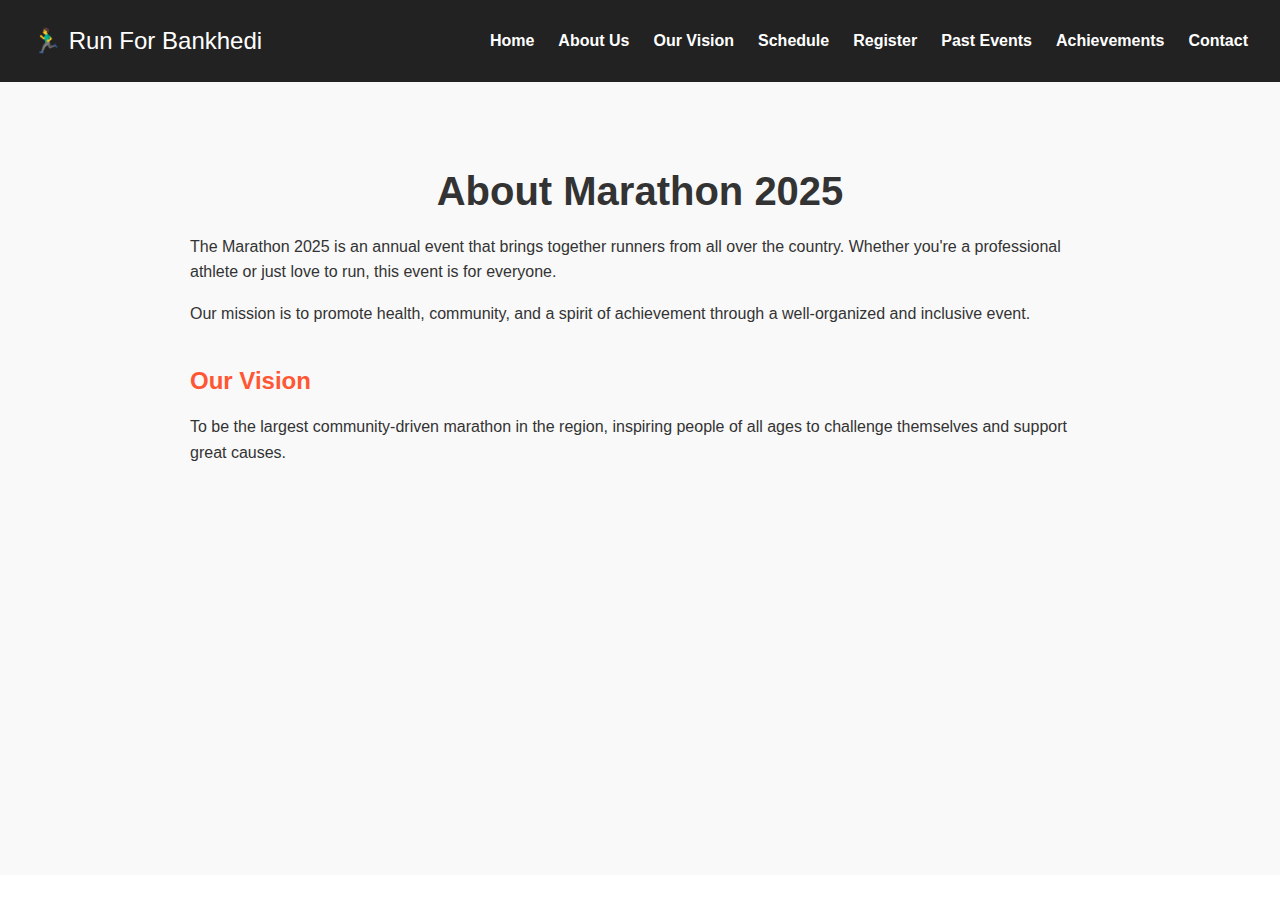
<file: about.html>
<!DOCTYPE html>
<html lang="en">
  <head>
    <meta charset="UTF-8" />
    <meta name="viewport" content="width=device-width, initial-scale=1.0" />
    <title>About Us - Marathon 2025</title>
    <link rel="stylesheet" href="css/style.css" />
  </head>
  <body>
    <!-- Navigation -->
    <header>
      <nav class="navbar">
        <div class="logo">🏃‍♂️ Run For Bankhedi</div>
        <ul class="nav-links">
          <li><a href="index.html" class="active">Home</a></li>
          <li><a href="about.html">About Us</a></li>
          <li><a href="our-vision.html">Our Vision</a></li>
          <li><a href="schedule.html">Schedule</a></li>
          <li><a href="register.html">Register</a></li>
          <li><a href="past-events.html">Past Events</a></li>
          <li><a href="achievements.html">Achievements</a></li>
          <li><a href="contact.html">Contact</a></li>
        </ul>
      </nav>
    </header>

    <!-- About Us Section -->
    <section class="about">
      <div class="container">
        <h1>About Marathon 2025</h1>
        <p>
          The Marathon 2025 is an annual event that brings together runners from
          all over the country. Whether you're a professional athlete or just
          love to run, this event is for everyone.
        </p>
        <p>
          Our mission is to promote health, community, and a spirit of
          achievement through a well-organized and inclusive event.
        </p>

        <h2>Our Vision</h2>
        <p>
          To be the largest community-driven marathon in the region, inspiring
          people of all ages to challenge themselves and support great causes.
        </p>

        <!-- Optional Video Embed -->
        <div class="video">
          <iframe
            width="560"
            height="315"
            src="https://www.youtube.com/embed/dQw4w9WgXcQ"
            title="YouTube video player"
            frameborder="0"
            allow="accelerometer; autoplay; clipboard-write; encrypted-media; gyroscope; picture-in-picture"
            allowfullscreen
          ></iframe>
        </div>
      </div>
    </section>

    <script src="js/script.js"></script>
  </body>
</html>
</file>
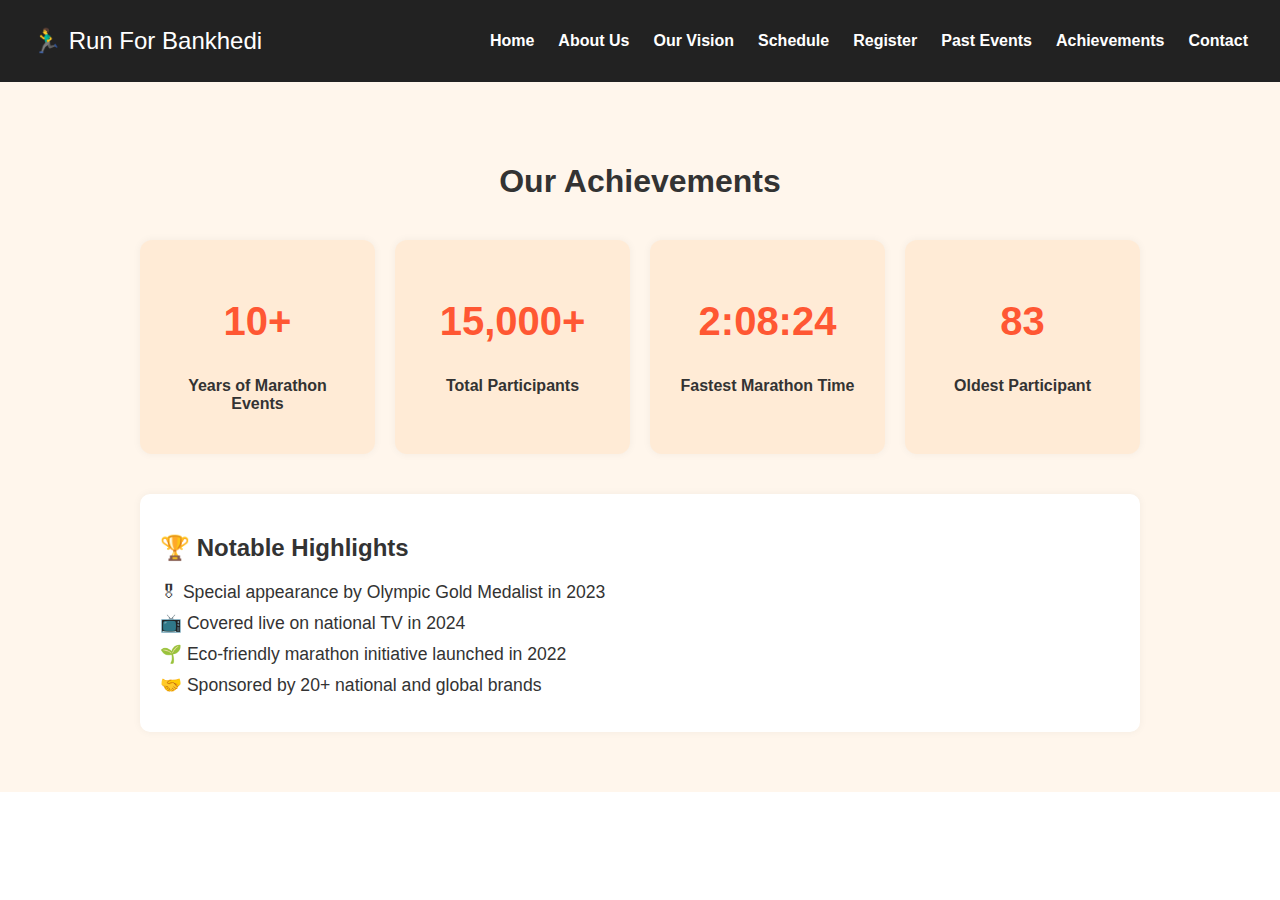
<file: achievements.html>
<!DOCTYPE html>
<html lang="en">
  <head>
    <meta charset="UTF-8" />
    <meta name="viewport" content="width=device-width, initial-scale=1.0" />
    <title>Achievements - Marathon 2025</title>
    <link rel="stylesheet" href="css/style.css" />
  </head>
  <body>
    <!-- Navigation -->
    <header>
      <nav class="navbar">
        <div class="logo">🏃‍♂️ Run For Bankhedi</div>
        <ul class="nav-links">
          <li><a href="index.html" class="active">Home</a></li>
          <li><a href="about.html">About Us</a></li>
          <li><a href="our-vision.html">Our Vision</a></li>
          <li><a href="schedule.html">Schedule</a></li>
          <li><a href="register.html">Register</a></li>
          <li><a href="past-events.html">Past Events</a></li>
          <li><a href="achievements.html">Achievements</a></li>
          <li><a href="contact.html">Contact</a></li>
        </ul>
      </nav>
    </header>

    <!-- Achievements Section -->
    <section class="achievements">
      <div class="container">
        <h1>Our Achievements</h1>

        <div class="stats-grid">
          <div class="stat-box">
            <h2>10+</h2>
            <p>Years of Marathon Events</p>
          </div>
          <div class="stat-box">
            <h2>15,000+</h2>
            <p>Total Participants</p>
          </div>
          <div class="stat-box">
            <h2>2:08:24</h2>
            <p>Fastest Marathon Time</p>
          </div>
          <div class="stat-box">
            <h2>83</h2>
            <p>Oldest Participant</p>
          </div>
        </div>

        <div class="highlight-section">
          <h2>🏆 Notable Highlights</h2>
          <ul>
            <li>🎖 Special appearance by Olympic Gold Medalist in 2023</li>
            <li>📺 Covered live on national TV in 2024</li>
            <li>🌱 Eco-friendly marathon initiative launched in 2022</li>
            <li>🤝 Sponsored by 20+ national and global brands</li>
          </ul>
        </div>
      </div>
    </section>

    <script src="js/script.js"></script>
  </body>
</html>
</file>
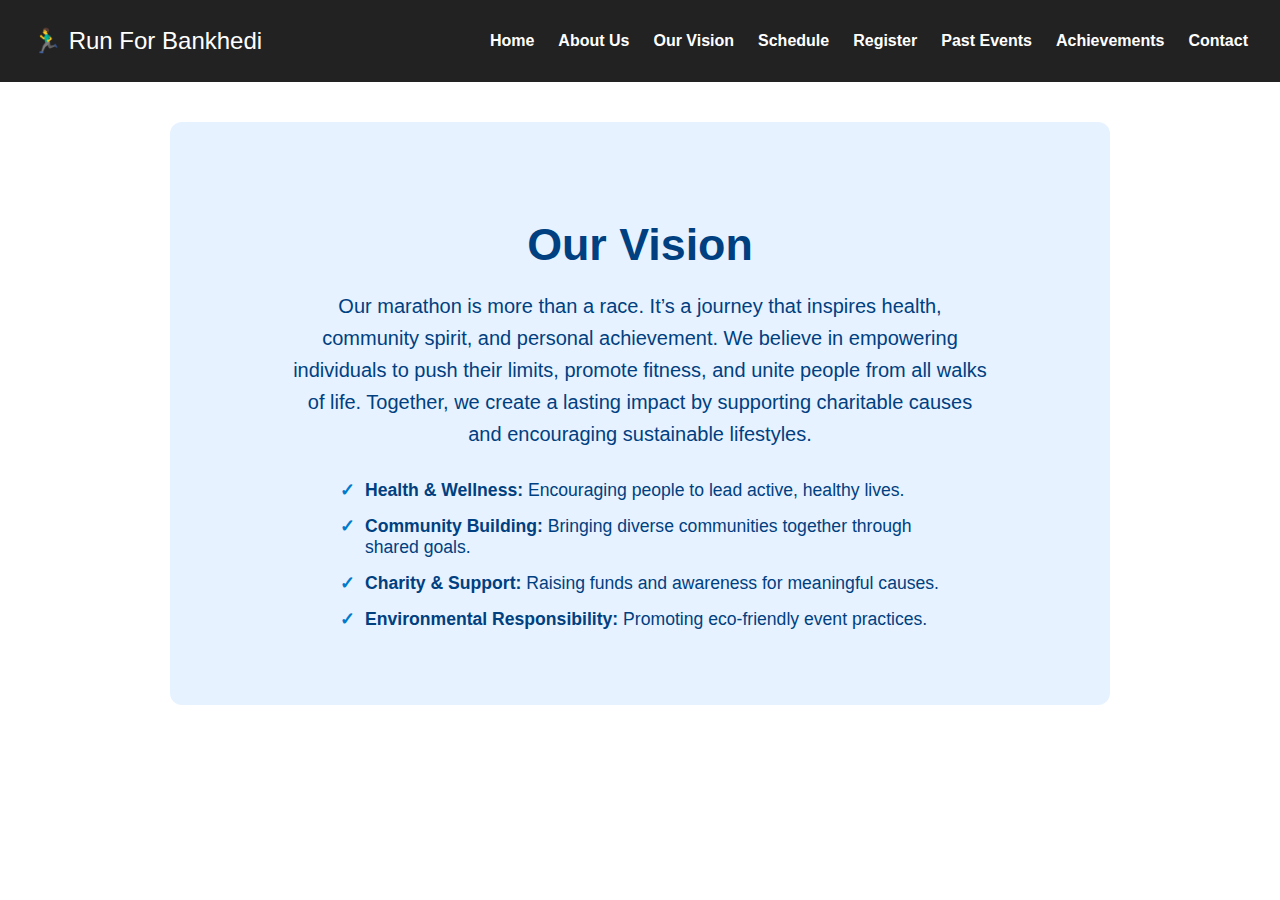
<file: our-vision.html>
<!DOCTYPE html>
<html lang="en">
  <head>
    <meta charset="UTF-8" />
    <meta name="viewport" content="width=device-width, initial-scale=1.0" />
    <title>Our Vision</title>
    <link rel="stylesheet" href="css/style.css" />
  </head>
  <body>
    <!-- Navigation -->
    <header>
      <nav class="navbar">
        <div class="logo">🏃‍♂️ Run For Bankhedi</div>
        <ul class="nav-links">
          <li><a href="index.html" class="active">Home</a></li>
          <li><a href="about.html">About Us</a></li>
          <li><a href="our-vision.html">Our Vision</a></li>
          <li><a href="schedule.html">Schedule</a></li>
          <li><a href="register.html">Register</a></li>
          <li><a href="past-events.html">Past Events</a></li>
          <li><a href="achievements.html">Achievements</a></li>
          <li><a href="contact.html">Contact</a></li>
        </ul>
      </nav>
    </header>

    <!-- Our Vision Section -->
    <section id="our-vision" class="our-vision-section">
      <div class="container">
        <h2>Our Vision</h2>
        <p>
          Our marathon is more than a race. It’s a journey that inspires health,
          community spirit, and personal achievement. We believe in empowering
          individuals to push their limits, promote fitness, and unite people
          from all walks of life. Together, we create a lasting impact by
          supporting charitable causes and encouraging sustainable lifestyles.
        </p>
        <ul class="vision-list">
          <li>
            <strong>Health & Wellness:</strong> Encouraging people to lead
            active, healthy lives.
          </li>
          <li>
            <strong>Community Building:</strong> Bringing diverse communities
            together through shared goals.
          </li>
          <li>
            <strong>Charity & Support:</strong> Raising funds and awareness for
            meaningful causes.
          </li>
          <li>
            <strong>Environmental Responsibility:</strong> Promoting
            eco-friendly event practices.
          </li>
        </ul>
      </div>
    </section>
  </body>
</html>
</file>
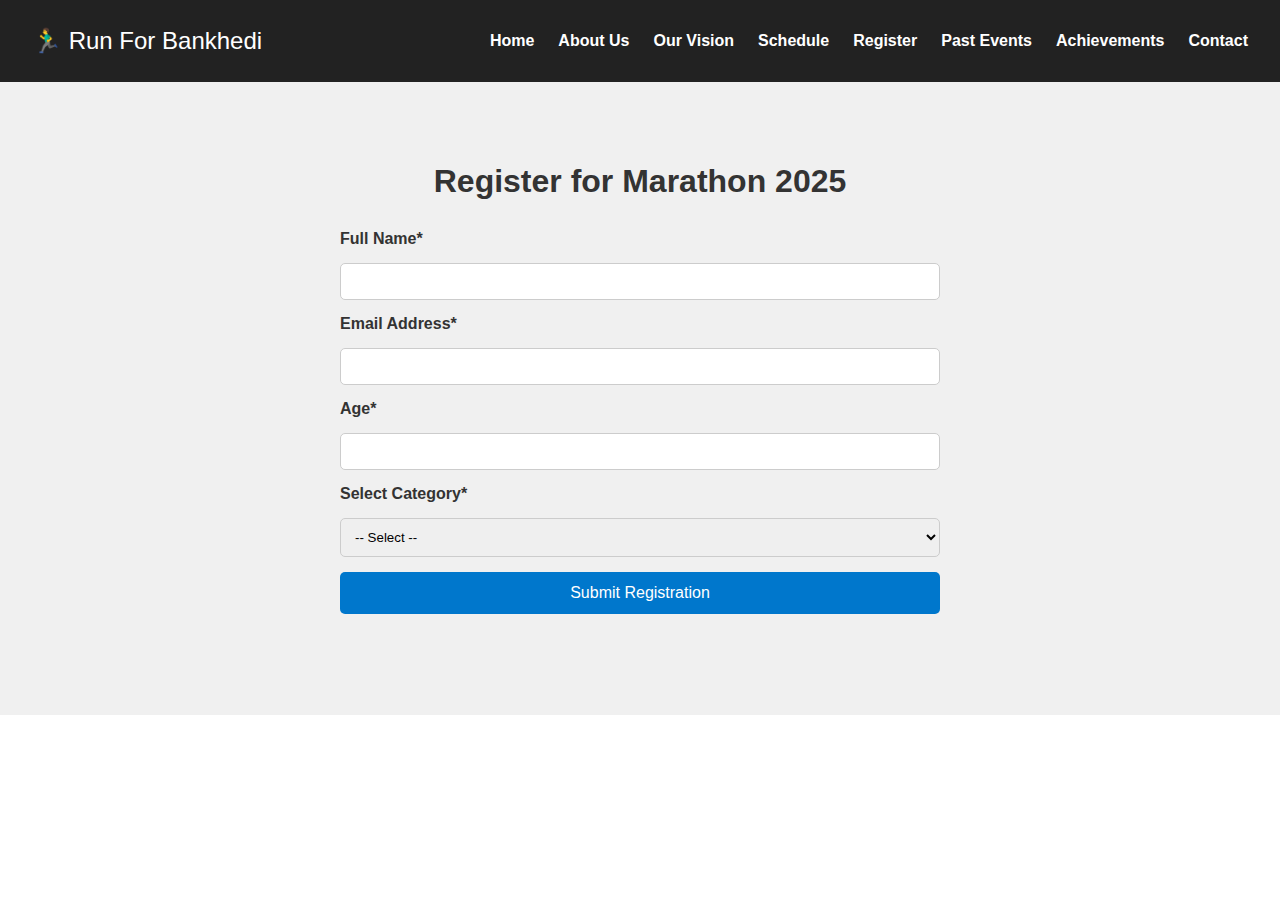
<file: register.html>
<!DOCTYPE html>
<html lang="en">
  <head>
    <meta charset="UTF-8" />
    <meta name="viewport" content="width=device-width, initial-scale=1.0" />
    <title>Register - Marathon 2025</title>
    <link rel="stylesheet" href="css/style.css" />
  </head>
  <body>
    <!-- Navigation -->
    <header>
      <nav class="navbar">
        <div class="logo">🏃‍♂️ Run For Bankhedi</div>
        <ul class="nav-links">
          <li><a href="index.html" class="active">Home</a></li>
          <li><a href="about.html">About Us</a></li>
          <li><a href="our-vision.html">Our Vision</a></li>
          <li><a href="schedule.html">Schedule</a></li>
          <li><a href="register.html">Register</a></li>
          <li><a href="past-events.html">Past Events</a></li>
          <li><a href="achievements.html">Achievements</a></li>
          <li><a href="contact.html">Contact</a></li>
        </ul>
      </nav>
    </header>

    <!-- Registration Form Section -->
    <section class="register">
      <div class="container">
        <h1>Register for Marathon 2025</h1>

        <form id="registrationForm">
          <label for="fullName">Full Name*</label>
          <input type="text" id="fullName" required />

          <label for="email">Email Address*</label>
          <input type="email" id="email" required />

          <label for="age">Age*</label>
          <input type="number" id="age" min="5" required />

          <label for="category">Select Category*</label>
          <select id="category" required>
            <option value="">-- Select --</option>
            <option value="Full Marathon">Full Marathon</option>
            <option value="Half Marathon">Half Marathon</option>
            <option value="Fun Run">Fun Run</option>
          </select>

          <button type="submit">Submit Registration</button>
          <p id="successMessage" class="success-msg"></p>
        </form>
      </div>
    </section>

    <script src="js/script.js"></script>
  </body>
</html>
</file>
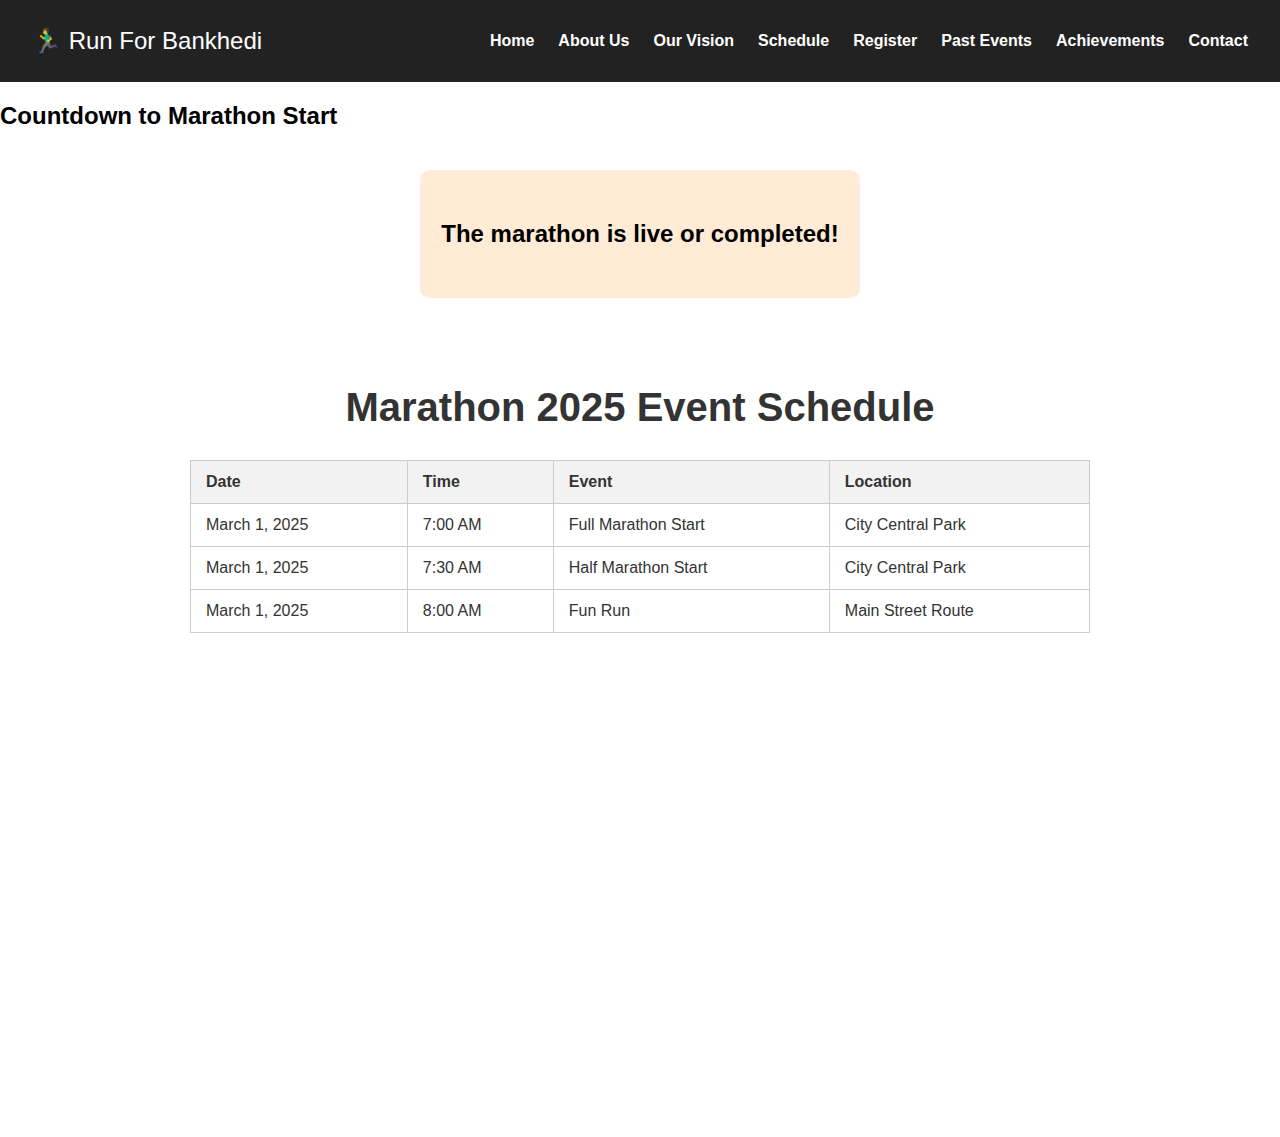
<file: schedule.html>
<!DOCTYPE html>
<html lang="en">
  <head>
    <meta charset="UTF-8" />
    <meta name="viewport" content="width=device-width, initial-scale=1.0" />
    <title>Event Schedule - Marathon 2025</title>
    <link rel="stylesheet" href="css/style.css" />
  </head>
  <body>
    <!-- Navigation -->
    <header>
      <nav class="navbar">
        <div class="logo">🏃‍♂️ Run For Bankhedi</div>
        <ul class="nav-links">
          <li><a href="index.html" class="active">Home</a></li>
          <li><a href="about.html">About Us</a></li>
          <li><a href="our-vision.html">Our Vision</a></li>
          <li><a href="schedule.html">Schedule</a></li>
          <li><a href="register.html">Register</a></li>
          <li><a href="past-events.html">Past Events</a></li>
          <li><a href="achievements.html">Achievements</a></li>
          <li><a href="contact.html">Contact</a></li>
        </ul>
      </nav>
    </header>

    <!-- Countdown Timer -->
    <section class="countdown-section">
      <div class="container">
        <h2>Countdown to Marathon Start</h2>
        <div id="countdown" class="countdown-timer">
          <span id="days">00</span> Days <span id="hours">00</span> Hours
          <span id="minutes">00</span> Minutes
          <span id="seconds">00</span> Seconds
        </div>
      </div>
    </section>

    <!-- Event Schedule Section -->
    <section class="schedule">
      <div class="container">
        <h1>Marathon 2025 Event Schedule</h1>

        <table class="schedule-table">
          <thead>
            <tr>
              <th>Date</th>
              <th>Time</th>
              <th>Event</th>
              <th>Location</th>
            </tr>
          </thead>
          <tbody>
            <tr>
              <td>March 1, 2025</td>
              <td>7:00 AM</td>
              <td>Full Marathon Start</td>
              <td>City Central Park</td>
            </tr>
            <tr>
              <td>March 1, 2025</td>
              <td>7:30 AM</td>
              <td>Half Marathon Start</td>
              <td>City Central Park</td>
            </tr>
            <tr>
              <td>March 1, 2025</td>
              <td>8:00 AM</td>
              <td>Fun Run</td>
              <td>Main Street Route</td>
            </tr>
          </tbody>
        </table>

        <!-- Google Maps Embed -->
        <div class="map">
          <iframe
            src="https://www.google.com/maps/embed?pb=!1m18!1m12!1m3!1d3153.226581198501!2d-122.41990688468163!3d37.77928097975898!2m3!1f0!2f0!3f0!3m2!1i1024!2i768!4f13.1!3m3!1m2!1s0x8085808c30b08c19%3A0x9b3e155e8f1cc9fd!2sCity%20Central%20Park!5e0!3m2!1sen!2sus!4v1687000000000"
            width="100%"
            height="400"
            style="border: 0"
            allowfullscreen=""
            loading="lazy"
          >
          </iframe>
        </div>
      </div>
    </section>

    <script src="js/script.js"></script>
  </body>
</html>
</file>
<file: css/style.css>
html {
  scroll-behavior: smooth;
}

body {
  margin: 0;
  font-family: Arial, sans-serif;
}

.navbar {
  background-color: #222;
  color: white;
  display: flex;
  justify-content: space-between;
  align-items: center;
  padding: 1rem 2rem;
}

.navbar .logo {
  font-size: 1.5rem;
}

.nav-links {
  list-style: none;
  display: flex;
  gap: 1.5rem;
}

.nav-links li a {
  color: white;
  text-decoration: none;
  font-weight: bold;
}

.hero {
  background: url("../images/hero-banner.jpg") center/cover no-repeat;
  color: white;
  text-align: center;
  padding: 100px 20px;
  text-shadow: 0 2px 8px rgba(0, 0, 0, 0.7);
}

.hero .btn {
  background-color: #ff5733;
  color: white;
  padding: 15px 30px;
  border-radius: 30px;
  font-size: 1.2rem;
  text-decoration: none;
  margin-top: 20px;
  display: inline-block;
  transition: background-color 0.3s ease;
}

.hero .btn:hover {
  background-color: #cc4628;
}

.quick-links {
  padding: 60px 20px;
  background: #fff;
  text-align: center;
}

.quick-links h2 {
  margin-bottom: 30px;
}

.links-grid {
  display: grid;
  grid-template-columns: repeat(auto-fit, minmax(140px, 1fr));
  gap: 20px;
  max-width: 800px;
  margin: auto;
}

.link-box {
  padding: 20px;
  background-color: #ffebe5;
  border-radius: 12px;
  font-size: 1.2rem;
  color: #ff5733;
  text-decoration: none;
  box-shadow: 0 2px 8px rgba(255, 87, 51, 0.3);
  transition: background-color 0.3s ease;
}

.link-box:hover {
  background-color: #ffc4b3;
}

.upcoming-event {
  padding: 60px 20px;
  background: #f2f2f2;
  text-align: center;
}

.upcoming-event h2 {
  margin-bottom: 20px;
}

.upcoming-event p {
  margin: 8px 0;
  font-size: 1.1rem;
}

.btn-secondary {
  background-color: #0077cc;
  padding: 12px 25px;
  border-radius: 30px;
  color: white;
  text-decoration: none;
  font-weight: 600;
  display: inline-block;
  margin-top: 20px;
}

.btn-secondary:hover {
  background-color: #005fa3;
}

.about {
  padding: 60px 20px;
  background: #f9f9f9;
  color: #333;
}

.about .container {
  max-width: 900px;
  margin: auto;
}

.about h1 {
  font-size: 2.5rem;
  margin-bottom: 20px;
  text-align: center;
}

.about h2 {
  margin-top: 40px;
  color: #ff5733;
}

.about p {
  line-height: 1.6;
  margin-bottom: 15px;
}

.video {
  margin-top: 30px;
  text-align: center;
}

.schedule {
  padding: 60px 20px;
  background-color: #fff;
  color: #333;
}

.schedule .container {
  max-width: 900px;
  margin: auto;
}

.schedule h1 {
  text-align: center;
  margin-bottom: 30px;
  font-size: 2.5rem;
}

.schedule-table {
  width: 100%;
  border-collapse: collapse;
  margin-bottom: 40px;
}

.schedule-table th,
.schedule-table td {
  border: 1px solid #ccc;
  padding: 12px 15px;
  text-align: left;
}

.schedule-table th {
  background-color: #f2f2f2;
}

.map iframe {
  width: 100%;
  border-radius: 8px;
}

.register {
  padding: 60px 20px;
  background: #f0f0f0;
  color: #333;
}

.register .container {
  max-width: 600px;
  margin: auto;
}

.register h1 {
  text-align: center;
  margin-bottom: 30px;
}

form {
  display: flex;
  flex-direction: column;
  gap: 15px;
}

form label {
  font-weight: bold;
}

form input,
form select {
  padding: 10px;
  border: 1px solid #ccc;
  border-radius: 5px;
}

form button {
  background-color: #ff5733;
  color: white;
  padding: 12px;
  border: none;
  border-radius: 5px;
  font-size: 1rem;
  cursor: pointer;
}

form button:hover {
  background-color: #e04d26;
}

.success-msg {
  color: green;
  font-weight: bold;
  text-align: center;
}

.past-events {
  padding: 60px 20px;
  background: #f8f8f8;
  color: #333;
}

.past-events .container {
  max-width: 1000px;
  margin: auto;
}

.past-events h1 {
  text-align: center;
  margin-bottom: 40px;
}

.event-year {
  margin-bottom: 60px;
}

.event-year h2 {
  margin-bottom: 10px;
}

.event-year p a {
  margin-right: 15px;
  color: #ff5733;
  text-decoration: none;
}

.event-year p a:hover {
  text-decoration: underline;
}

.media-grid {
  display: grid;
  grid-template-columns: repeat(auto-fit, minmax(300px, 1fr));
  gap: 15px;
  margin-top: 20px;
}

.media-grid img {
  width: 100%;
  border-radius: 8px;
}

.achievements {
  padding: 60px 20px;
  background: #fff6ec;
  color: #333;
}

.achievements .container {
  max-width: 1000px;
  margin: auto;
}

.achievements h1 {
  text-align: center;
  margin-bottom: 40px;
}

.stats-grid {
  display: grid;
  grid-template-columns: repeat(auto-fit, minmax(180px, 1fr));
  gap: 20px;
  margin-bottom: 40px;
}

.stat-box {
  background-color: #ffebd6;
  padding: 25px;
  border-radius: 12px;
  text-align: center;
  box-shadow: 0 0 8px rgba(0, 0, 0, 0.05);
}

.stat-box h2 {
  font-size: 2.5rem;
  color: #ff5733;
}

.stat-box p {
  margin-top: 10px;
  font-weight: bold;
}

.highlight-section {
  padding: 20px;
  background-color: #fff;
  border-radius: 10px;
  box-shadow: 0 0 8px rgba(0, 0, 0, 0.05);
}

.highlight-section ul {
  list-style: none;
  padding: 0;
}

.highlight-section li {
  margin-bottom: 10px;
  font-size: 1.1rem;
}

.contact {
  padding: 60px 20px;
  background: #eef6f9;
  color: #333;
}

.contact .container {
  max-width: 700px;
  margin: auto;
}

.contact h1 {
  text-align: center;
  margin-bottom: 40px;
}

.contact-info p {
  font-size: 1.1rem;
  margin-bottom: 10px;
}

.contact-info a {
  color: #0077cc;
  text-decoration: none;
  margin: 0 8px;
}

.contact-info a:hover {
  text-decoration: underline;
}

form {
  display: flex;
  flex-direction: column;
  gap: 15px;
  margin-top: 30px;
}

form label {
  font-weight: bold;
}

form input,
form textarea {
  padding: 10px;
  border: 1px solid #ccc;
  border-radius: 5px;
}

form button {
  background-color: #0077cc;
  color: white;
  padding: 12px;
  border: none;
  border-radius: 5px;
  font-size: 1rem;
  cursor: pointer;
}

form button:hover {
  background-color: #005fa3;
}

.map-container {
  margin-top: 40px;
  border-radius: 8px;
  overflow: hidden;
}

.success-msg {
  text-align: center;
  font-weight: bold;
  margin-top: 10px;
  color: green;
}

.our-vision-section {
  background-color: #e6f2ff;
  padding: 60px 20px;
  text-align: center;
  border-radius: 12px;
  margin: 40px auto;
  max-width: 900px;
  font-family: "Segoe UI", Tahoma, Geneva, Verdana, sans-serif;
  color: #004080;
}

.our-vision-section h2 {
  font-size: 2.8rem;
  margin-bottom: 20px;
  font-weight: 700;
}

.our-vision-section p {
  font-size: 1.25rem;
  line-height: 1.6;
  margin-bottom: 30px;
  max-width: 700px;
  margin-left: auto;
  margin-right: auto;
}

.vision-list {
  list-style: none;
  padding: 0;
  max-width: 600px;
  margin: 0 auto;
  text-align: left;
}

.vision-list li {
  font-size: 1.1rem;
  margin-bottom: 15px;
  padding-left: 25px;
  position: relative;
}

.vision-list li::before {
  content: "✓";
  color: #007acc;
  position: absolute;
  left: 0;
  font-weight: bold;
}

.countdown-timer {
  text-align: center;
  padding: 30px 20px;
  background: #ffebd6;
  border-radius: 10px;
  max-width: 400px;
  margin: 40px auto 0;
  font-family: 'Segoe UI', Tahoma, Geneva, Verdana, sans-serif;
}

#timer span {
  font-size: 2rem;
  font-weight: 700;
  color: #ff5733;
  margin: 0 5px;
}
</file>
